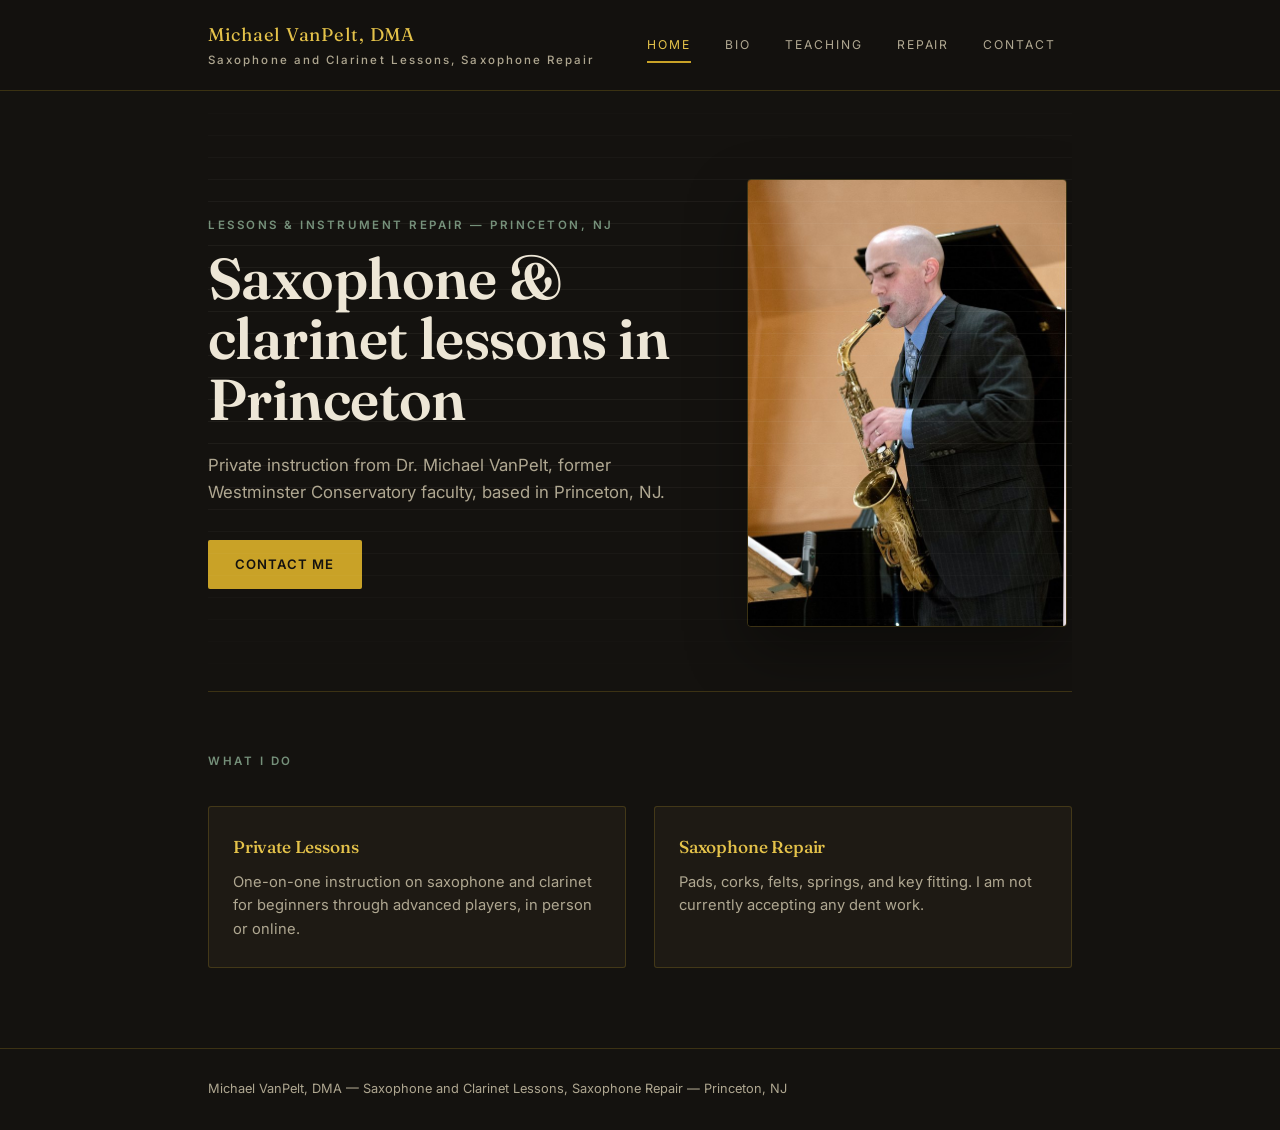
<file: index.html>
<!DOCTYPE html>
<html lang="en"><head><meta http-equiv="Content-Type" content="text/html; charset=UTF-8">

<meta name="viewport" content="width=device-width, initial-scale=1.0">
<title>Saxophone &amp; Clarinet Lessons in Princeton, NJ | Michael VanPelt, DMA — Former Westminster Conservatory Faculty</title>
<meta name="description" content="Private saxophone and clarinet lessons in Princeton, NJ from Michael VanPelt, DMA, former Westminster Conservatory faculty. Beginners through advancing players, plus saxophone repair.">
<meta property="og:title" content="Saxophone &amp; Clarinet Lessons in Princeton, NJ — Michael VanPelt, DMA">
<meta property="og:description" content="Private saxophone and clarinet lessons in Princeton, NJ from Michael VanPelt, DMA, former Westminster Conservatory faculty. Beginners through advancing players, plus saxophone repair.">
<meta property="og:type" content="website">
<meta property="og:url" content="https://michaelvanpelt.com/">
<link rel="canonical" href="https://michaelvanpelt.com/">
<script type="application/ld+json">
{
  "@context": "https://schema.org",
  "@type": "Person",
  "name": "Michael VanPelt",
  "url": "https://michaelvanpelt.com/",
  "honorificSuffix": "DMA",
  "jobTitle": "Saxophone and Clarinet Instructor",
  "description": "Private saxophone and clarinet instructor in Princeton, NJ, and former Westminster Conservatory faculty member.",
  "address": {
    "@type": "PostalAddress",
    "addressLocality": "Princeton",
    "addressRegion": "NJ"
  },
  "areaServed": [
    "Princeton, NJ",
    "Montgomery, NJ",
    "Hopewell, NJ",
    "West Windsor, NJ",
    "South Brunswick, NJ",
    "Plainsboro, NJ"
  ],
  "alumniOf": {
    "@type": "CollegeOrUniversity",
    "name": "University of Cincinnati College-Conservatory of Music"
  },
  "knowsAbout": ["Saxophone", "Clarinet", "Music Instruction", "Saxophone Repair"]
}
</script>
<link rel="preconnect" href="https://fonts.googleapis.com/">
<link rel="preconnect" href="https://fonts.gstatic.com/" crossorigin="">
<link href="https://fonts.googleapis.com/css2?family=Fraunces:wght@500;600&family=Inter:wght@400;500;600&display=swap" rel="stylesheet">
<link rel="stylesheet" href="styles.css">
</head>
<body>

<header>
  <div class="nav-inner">
    <a class="brand" href="index.html" style="text-decoration:none;">Michael VanPelt, DMA<span>Saxophone and Clarinet Lessons, Saxophone Repair</span></a>
    <nav>
      <a class="tab-btn active" href="index.html">Home</a>
      <a class="tab-btn" href="bio.html">Bio</a>
      <a class="tab-btn" href="teaching.html">Teaching</a>
      <a class="tab-btn" href="repair.html">Repair</a>
      <a class="tab-btn" href="contact.html">Contact</a>
    </nav>
  </div>
</header>

<main class="wrap">

<div class="hero">
<div class="staff-lines"></div>
<div class="hero-grid">
<div>
<div style="display:flex; align-items:center; gap:20px; flex-wrap:wrap;">
<span class="eyebrow">Lessons &amp; Instrument Repair — Princeton, NJ</span>
</div>
<h1>Saxophone &amp; clarinet lessons in Princeton</h1>
<p class="lede">Private instruction from Dr. Michael VanPelt, former Westminster Conservatory faculty, based in Princeton, NJ.</p>
<div class="cta-row">
<a class="btn btn-primary" href="contact.html">Contact Me</a>
</div>
</div>
<div class="hero-photo">
<img src="michael-vanpelt-saxophone.jpg" srcset="michael-vanpelt-saxophone.jpg 640w, michael-vanpelt-saxophone@2x.jpg 1280w" sizes="(max-width: 640px) 80vw, 320px" width="640" height="897" loading="eager" fetchpriority="high" alt="Michael VanPelt performing on alto saxophone">
</div>
</div>
</div>
<section class="block">
<span class="eyebrow">What I Do</span>
<div class="grid-2">
<div class="card">
<h3>Private Lessons</h3>
<p>One-on-one instruction on saxophone and clarinet for beginners through advanced players, in person or online.</p>
</div>
<div class="card">
<h3>Saxophone Repair</h3>
<p>Pads, corks, felts, springs, and key fitting. I am not currently accepting any dent work.</p>
</div>
</div>
</section>

</main>

<footer>
  <div class="wrap">
    <p>Michael VanPelt, DMA — Saxophone and Clarinet Lessons, Saxophone Repair — Princeton, NJ</p>
  </div>
</footer>

</body></html>
</file>
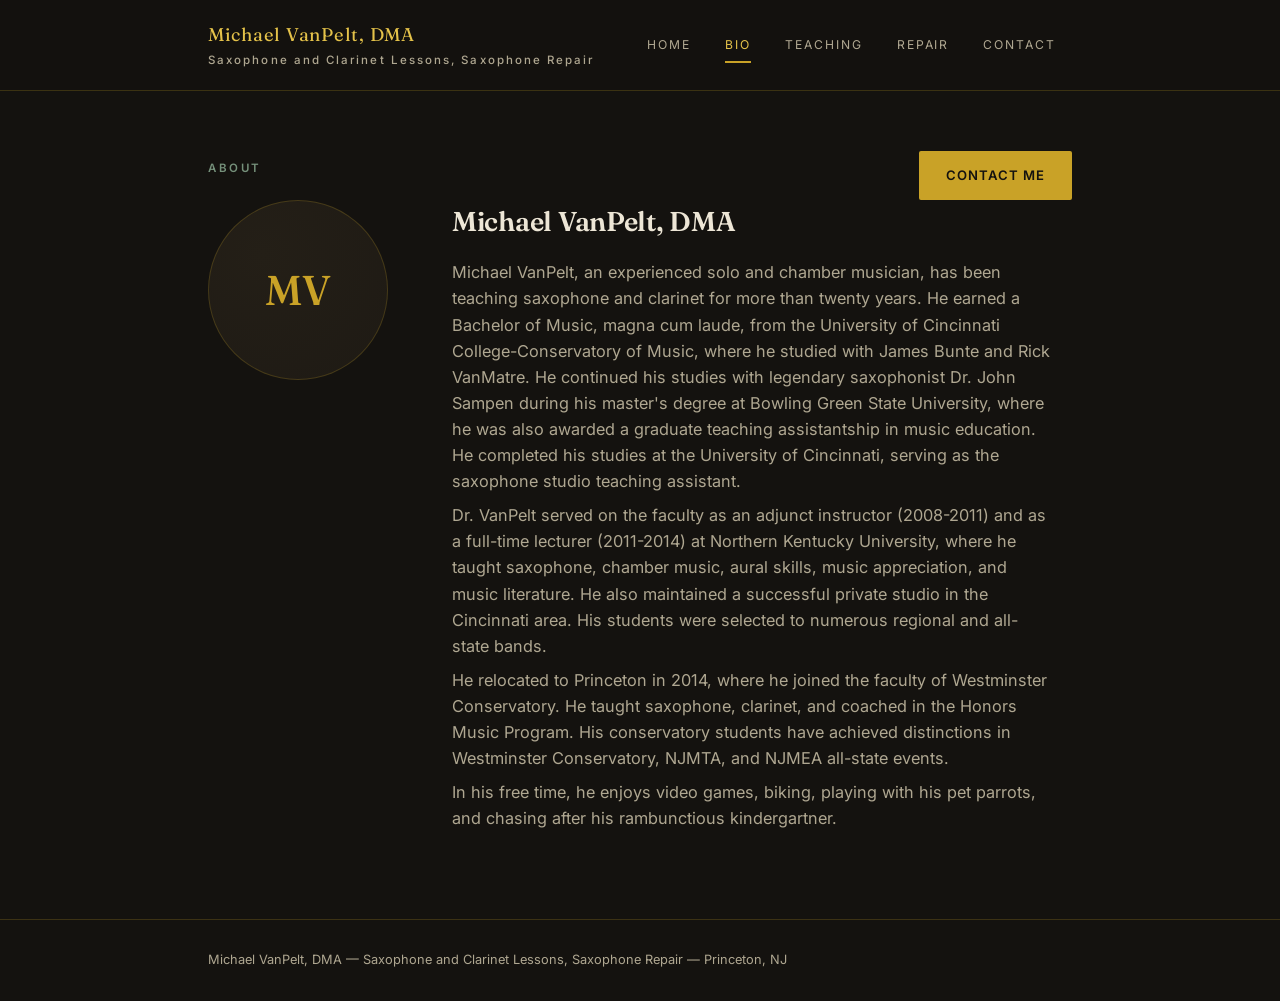
<file: bio.html>
<!DOCTYPE html>
<html lang="en"><head><meta http-equiv="Content-Type" content="text/html; charset=UTF-8">

<meta name="viewport" content="width=device-width, initial-scale=1.0">
<title>About | Michael VanPelt, DMA — Saxophone and Clarinet Lessons, Princeton, NJ</title>
<meta name="description" content="Private saxophone and clarinet lessons in Princeton, NJ from Michael VanPelt, DMA, former Westminster Conservatory faculty. Beginners through advancing players, plus saxophone repair.">
<meta property="og:title" content="About">
<meta property="og:description" content="Private saxophone and clarinet lessons in Princeton, NJ from Michael VanPelt, DMA, former Westminster Conservatory faculty. Beginners through advancing players, plus saxophone repair.">
<meta property="og:type" content="website">
<meta property="og:url" content="https://michaelvanpelt.com/bio.html">
<link rel="canonical" href="https://michaelvanpelt.com/bio.html">
<link rel="preconnect" href="https://fonts.googleapis.com/">
<link rel="preconnect" href="https://fonts.gstatic.com/" crossorigin="">
<link href="https://fonts.googleapis.com/css2?family=Fraunces:wght@500;600&family=Inter:wght@400;500;600&display=swap" rel="stylesheet">
<link rel="stylesheet" href="styles.css">
</head>
<body>

<header>
  <div class="nav-inner">
    <a class="brand" href="index.html" style="text-decoration:none;">Michael VanPelt, DMA<span>Saxophone and Clarinet Lessons, Saxophone Repair</span></a>
    <nav>
      <a class="tab-btn" href="index.html">Home</a>
      <a class="tab-btn active" href="bio.html">Bio</a>
      <a class="tab-btn" href="teaching.html">Teaching</a>
      <a class="tab-btn" href="repair.html">Repair</a>
      <a class="tab-btn" href="contact.html">Contact</a>
    </nav>
  </div>
</header>

<main class="wrap">

<section class="block">
<div style="display:flex; justify-content:space-between; align-items:center; gap:20px; flex-wrap:wrap;">
<span class="eyebrow">About</span>
<a class="btn btn-primary" href="contact.html">Contact Me</a>
</div>
<div class="bio-layout">
<div class="monogram"><span>MV</span></div>
<div>
<h2 style="font-size:1.7rem; margin-bottom:16px;">Michael VanPelt, DMA</h2>
<p class="lead-text">Michael VanPelt, an experienced solo and chamber musician, has been teaching saxophone and clarinet for more than twenty years. He earned a Bachelor of Music, magna cum laude, from the University of Cincinnati College-Conservatory of Music, where he studied with James Bunte and Rick VanMatre. He continued his studies with legendary saxophonist Dr. John Sampen during his master's degree at Bowling Green State University, where he was also awarded a graduate teaching assistantship in music education. He completed his studies at the University of Cincinnati, serving as the saxophone studio teaching assistant.</p>
<p class="lead-text">Dr. VanPelt served on the faculty as an adjunct instructor (2008-2011) and as a full-time lecturer (2011-2014) at Northern Kentucky University, where he taught saxophone, chamber music, aural skills, music appreciation, and music literature. He also maintained a successful private studio in the Cincinnati area. His students were selected to numerous regional and all-state bands.</p>
<p class="lead-text">He relocated to Princeton in 2014, where he joined the faculty of Westminster Conservatory. He taught saxophone, clarinet, and coached in the Honors Music Program. His conservatory students have achieved distinctions in Westminster Conservatory, NJMTA, and NJMEA all-state events.</p>
<p class="lead-text">In his free time, he enjoys video games, biking, playing with his pet parrots, and chasing after his rambunctious kindergartner.</p>
</div>
</div>
</section>

</main>

<footer>
  <div class="wrap">
    <p>Michael VanPelt, DMA — Saxophone and Clarinet Lessons, Saxophone Repair — Princeton, NJ</p>
  </div>
</footer>

</body></html>
</file>
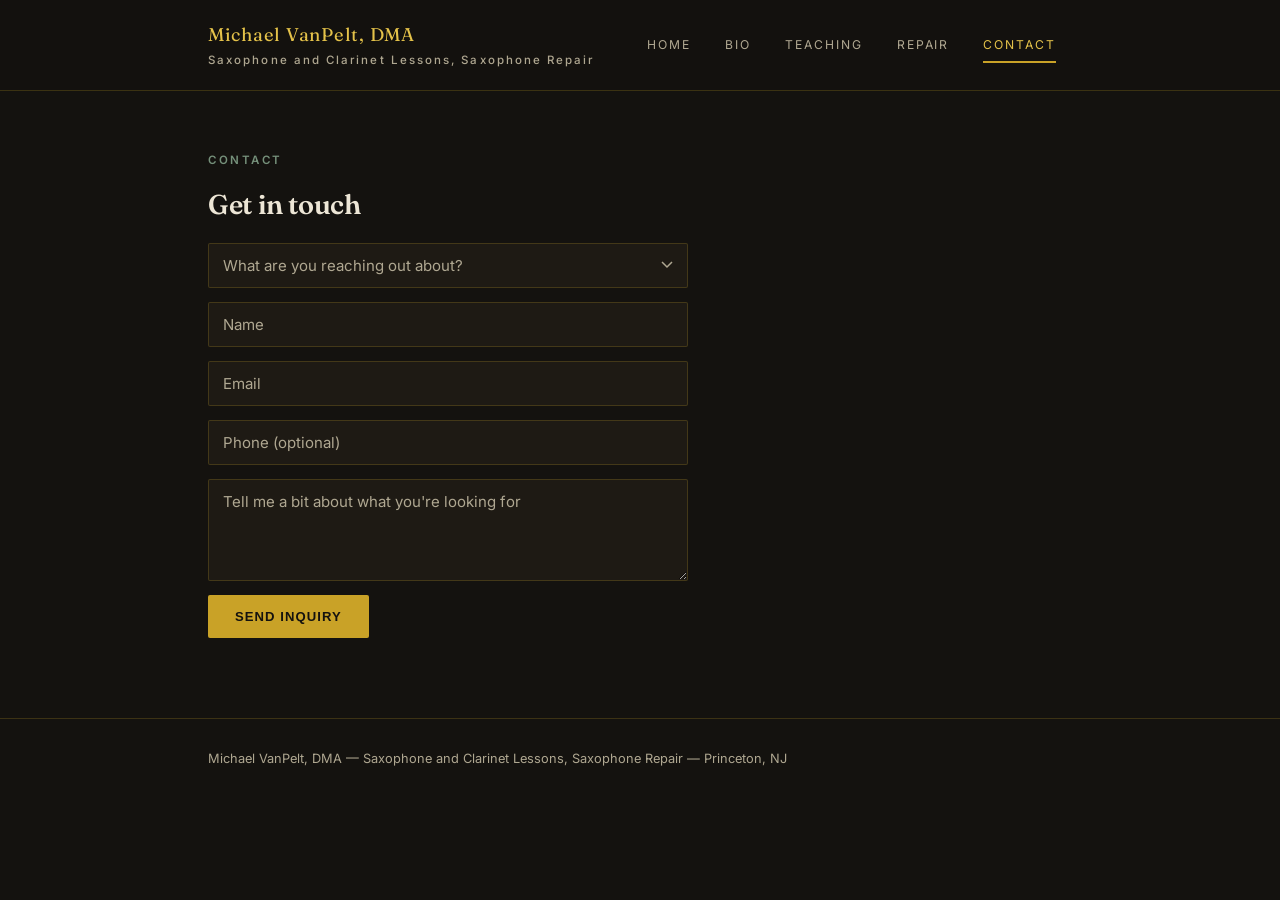
<file: contact.html>
<!DOCTYPE html>
<html lang="en"><head><meta http-equiv="Content-Type" content="text/html; charset=UTF-8">

<meta name="viewport" content="width=device-width, initial-scale=1.0">
<title>Contact | Michael VanPelt, DMA — Princeton, NJ</title>
<meta name="description" content="Private saxophone and clarinet lessons in Princeton, NJ from Michael VanPelt, DMA, former Westminster Conservatory faculty. Beginners through advancing players, plus saxophone repair.">
<meta property="og:title" content="Contact">
<meta property="og:description" content="Private saxophone and clarinet lessons in Princeton, NJ from Michael VanPelt, DMA, former Westminster Conservatory faculty. Beginners through advancing players, plus saxophone repair.">
<meta property="og:type" content="website">
<meta property="og:url" content="https://michaelvanpelt.com/contact.html">
<link rel="canonical" href="https://michaelvanpelt.com/contact.html">
<link rel="preconnect" href="https://fonts.googleapis.com/">
<link rel="preconnect" href="https://fonts.gstatic.com/" crossorigin="">
<link href="https://fonts.googleapis.com/css2?family=Fraunces:wght@500;600&family=Inter:wght@400;500;600&display=swap" rel="stylesheet">
<link rel="stylesheet" href="styles.css">
</head>
<body>

<header>
  <div class="nav-inner">
    <a class="brand" href="index.html" style="text-decoration:none;">Michael VanPelt, DMA<span>Saxophone and Clarinet Lessons, Saxophone Repair</span></a>
    <nav>
      <a class="tab-btn" href="index.html">Home</a>
      <a class="tab-btn" href="bio.html">Bio</a>
      <a class="tab-btn" href="teaching.html">Teaching</a>
      <a class="tab-btn" href="repair.html">Repair</a>
      <a class="tab-btn active" href="contact.html">Contact</a>
    </nav>
  </div>
</header>

<main class="wrap">

<section class="block">
<span class="eyebrow">Contact</span>
<h2 style="font-size:1.7rem; margin-bottom:16px;">Get in touch</h2>
<div style="margin-top:8px; max-width:480px;">
<form action="https://formspree.io/f/mvzekybe" class="contact-form" method="POST">
<input name="_subject" type="hidden" value="New Inquiry — website"/>
<select name="Inquiry Type" required="">
<option disabled="" selected="" value="">What are you reaching out about?</option>
<option value="Lessons">Lessons</option>
<option value="Repair">Instrument repair</option>
</select>
<input name="Name" placeholder="Name" required="" type="text"/>
<input name="email" placeholder="Email" required="" type="email"/>
<input name="Phone" placeholder="Phone (optional)" type="tel"/>
<textarea name="Message" placeholder="Tell me a bit about what you're looking for" required="" rows="4"></textarea>
<button class="btn btn-primary" type="submit">Send Inquiry</button>
<p class="form-status"></p>
</form>
</div>
</section>

</main>

<footer>
  <div class="wrap">
    <p>Michael VanPelt, DMA — Saxophone and Clarinet Lessons, Saxophone Repair — Princeton, NJ</p>
  </div>
</footer>

<script>
  document.querySelectorAll('.contact-form').forEach(form => {
    form.addEventListener('submit', async (e) => {
      e.preventDefault();
      const btn = form.querySelector('button[type="submit"]');
      const status = form.querySelector('.form-status');
      btn.disabled = true;
      btn.textContent = 'Sending…';
      status.classList.remove('error');
      try {
        const res = await fetch(form.action, {
          method: 'POST',
          body: new FormData(form),
          headers: { 'Accept': 'application/json' }
        });
        if (res.ok) {
          form.querySelectorAll('input, textarea').forEach(f => f.style.display = 'none');
          btn.style.display = 'none';
          status.textContent = "Thanks — I'll get back to you soon.";
          status.style.display = 'block';
        } else {
          throw new Error('Submission failed');
        }
      } catch (err) {
        status.textContent = 'Something went wrong — please try again.';
        status.classList.add('error');
        status.style.display = 'block';
        btn.disabled = false;
        btn.textContent = 'Send Inquiry';
      }
    });
  });
</script>

</body></html>
</file>
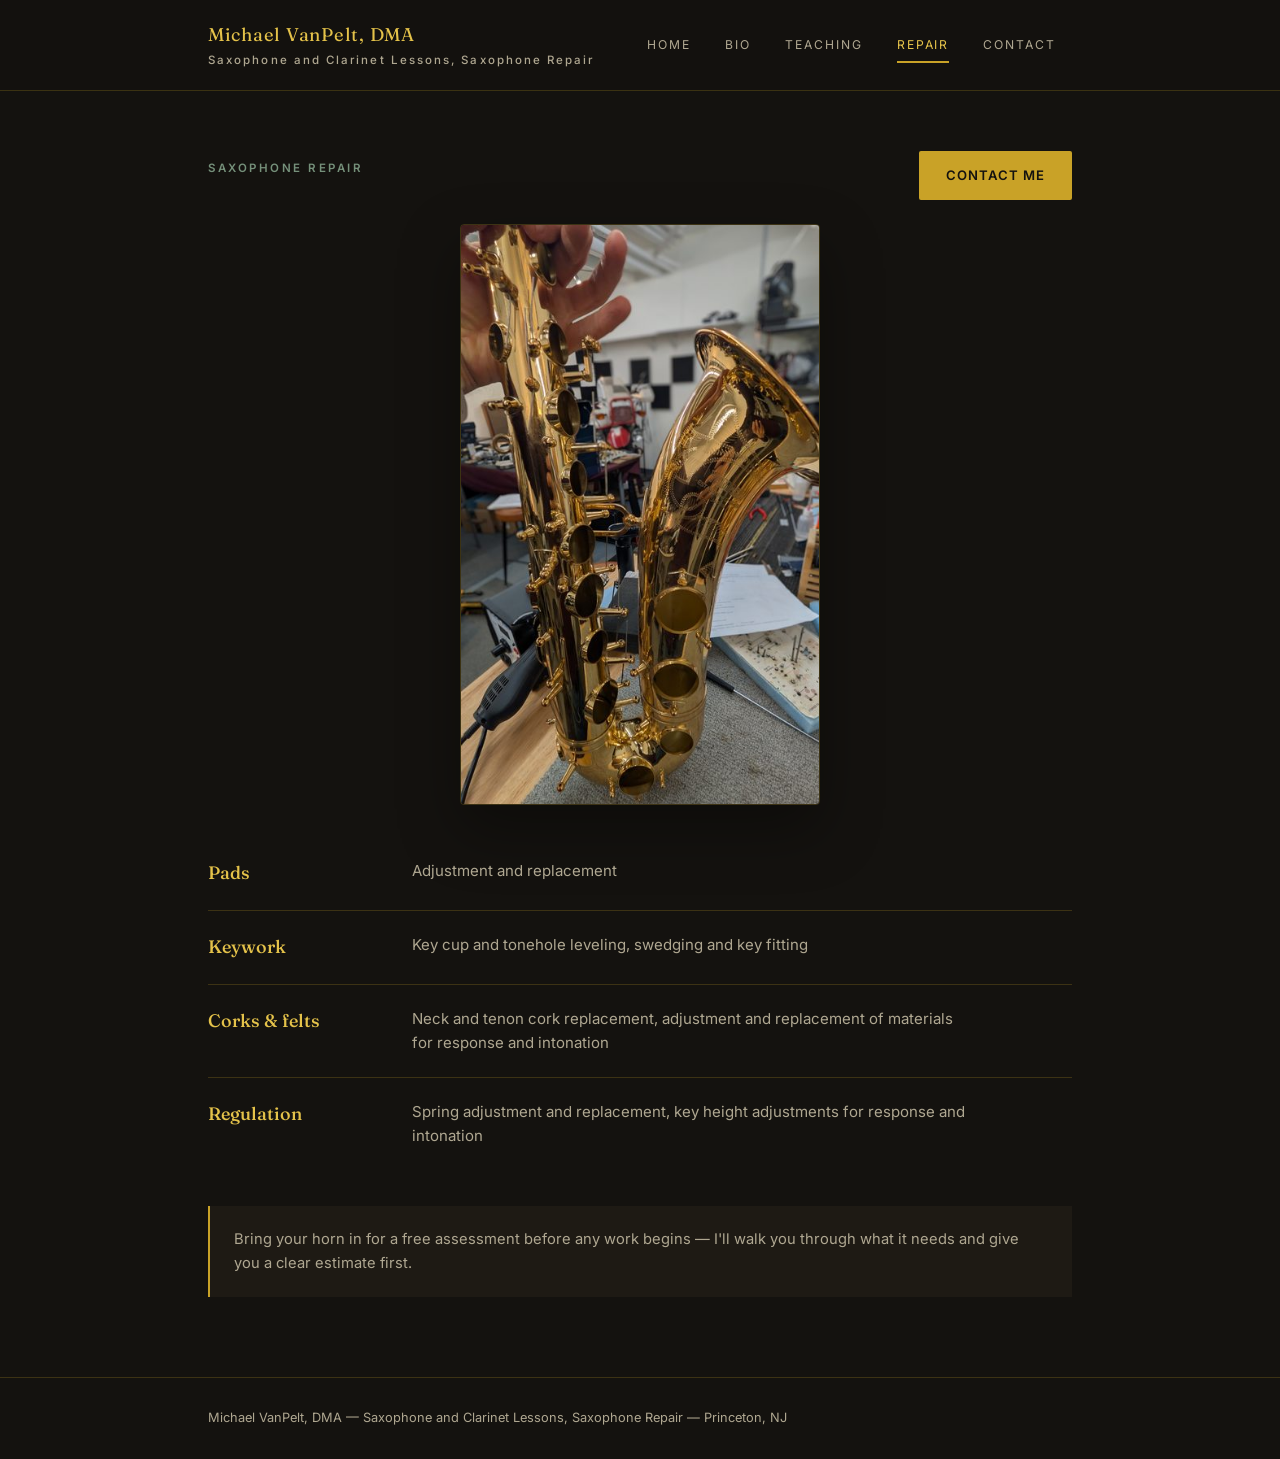
<file: repair.html>
<!DOCTYPE html>
<html lang="en"><head><meta http-equiv="Content-Type" content="text/html; charset=UTF-8">

<meta name="viewport" content="width=device-width, initial-scale=1.0">
<title>Saxophone Repair | Michael VanPelt, DMA — Princeton, NJ</title>
<meta name="description" content="Private saxophone and clarinet lessons in Princeton, NJ from Michael VanPelt, DMA, former Westminster Conservatory faculty. Beginners through advancing players, plus saxophone repair.">
<meta property="og:title" content="Saxophone Repair">
<meta property="og:description" content="Private saxophone and clarinet lessons in Princeton, NJ from Michael VanPelt, DMA, former Westminster Conservatory faculty. Beginners through advancing players, plus saxophone repair.">
<meta property="og:type" content="website">
<meta property="og:url" content="https://michaelvanpelt.com/repair.html">
<link rel="canonical" href="https://michaelvanpelt.com/repair.html">
<link rel="preconnect" href="https://fonts.googleapis.com/">
<link rel="preconnect" href="https://fonts.gstatic.com/" crossorigin="">
<link href="https://fonts.googleapis.com/css2?family=Fraunces:wght@500;600&family=Inter:wght@400;500;600&display=swap" rel="stylesheet">
<link rel="stylesheet" href="styles.css">
</head>
<body>

<header>
  <div class="nav-inner">
    <a class="brand" href="index.html" style="text-decoration:none;">Michael VanPelt, DMA<span>Saxophone and Clarinet Lessons, Saxophone Repair</span></a>
    <nav>
      <a class="tab-btn" href="index.html">Home</a>
      <a class="tab-btn" href="bio.html">Bio</a>
      <a class="tab-btn" href="teaching.html">Teaching</a>
      <a class="tab-btn active" href="repair.html">Repair</a>
      <a class="tab-btn" href="contact.html">Contact</a>
    </nav>
  </div>
</header>

<main class="wrap">

<section class="block">
<div style="display:flex; justify-content:space-between; align-items:center; gap:20px; flex-wrap:wrap;">
<span class="eyebrow">Saxophone Repair</span>
<a class="btn btn-primary" href="contact.html">Contact Me</a>
</div>
<div class="content-photo" style="margin-top:24px;">
<img src="saxophone-repair-work.jpg" srcset="saxophone-repair-work.jpg 440w, saxophone-repair-work@2x.jpg 880w" sizes="(max-width: 640px) 70vw, 360px" width="440" height="712" loading="lazy" alt="Saxophone body and bell being inspected during a repair">
</div>
<div style="margin-top:8px;">
<div class="teach-row">
<div class="teach-label">Pads</div>
<div class="teach-desc">Adjustment and replacement</div>
</div>
<div class="teach-row">
<div class="teach-label">Keywork</div>
<div class="teach-desc">Key cup and tonehole leveling, swedging and key fitting</div>
</div>
<div class="teach-row">
<div class="teach-label">Corks &amp; felts</div>
<div class="teach-desc">Neck and tenon cork replacement, adjustment and replacement of materials for response and intonation</div>
</div>
<div class="teach-row">
<div class="teach-label">Regulation</div>
<div class="teach-desc">Spring adjustment and replacement, key height adjustments for response and intonation</div>
</div>
</div>
<div class="note-box">
        Bring your horn in for a free assessment before any work begins — I'll walk you through what it needs and give you a clear estimate first.
      </div>
</section>

</main>

<footer>
  <div class="wrap">
    <p>Michael VanPelt, DMA — Saxophone and Clarinet Lessons, Saxophone Repair — Princeton, NJ</p>
  </div>
</footer>

</body></html>
</file>
<file: styles.css>
:root{
    --ink: #14120F;
    --panel: #1E1A14;
    --panel-2: #241F17;
    --brass: #C9A227;
    --brass-bright: #E4C24A;
    --pearl: #EDE6D6;
    --pearl-dim: #AFA791;
    --verdigris: #75907A;
    --ebony: #3B2A1E;
    --hair: rgba(201,162,39,0.22);
  }
  *{box-sizing:border-box; margin:0; padding:0;}
  html{scroll-behavior:smooth;}
  body{
    background:var(--ink);
    color:var(--pearl);
    font-family:'Inter', sans-serif;
    -webkit-font-smoothing:antialiased;
    line-height:1.6;
  }
  h1,h2,h3{
    font-family:'Fraunces', serif;
    font-weight:600;
    letter-spacing:-0.01em;
    color:var(--pearl);
  }
  a{color:inherit;}
  .wrap{max-width:920px; margin:0 auto; padding:0 28px;}

  /* ---------- NAV ---------- */
  header{
    position:sticky; top:0; z-index:50;
    background:rgba(20,18,15,0.92);
    backdrop-filter:blur(6px);
    border-bottom:1px solid var(--hair);
  }
  .nav-inner{
    display:flex; align-items:center; justify-content:space-between;
    max-width:920px; margin:0 auto; padding:20px 28px;
  }
  .brand{
    font-family:'Fraunces', serif;
    font-size:1.15rem;
    letter-spacing:0.04em;
    color:var(--brass-bright);
  }
  .brand span{color:var(--pearl-dim); font-family:'Inter',sans-serif; font-size:0.72rem; letter-spacing:0.18em; display:block; margin-top:2px; font-weight:500;}
  nav{display:flex; gap:2px;}
  .tab-btn{
    display:inline-block;
    background:none; border:none; cursor:pointer;
    font-family:'Inter', sans-serif;
    font-size:0.76rem;
    letter-spacing:0.16em;
    text-transform:uppercase;
    text-decoration:none;
    color:var(--pearl-dim);
    padding:10px 16px;
    position:relative;
    transition:color 0.25s ease;
  }
  .tab-btn:hover{color:var(--pearl);}
  .tab-btn.active{color:var(--brass-bright);}
  .tab-btn.active::after{
    content:"";
    position:absolute; left:16px; right:16px; bottom:2px;
    height:1.5px; background:var(--brass);
  }
  @media (max-width:640px){
    .nav-inner{flex-direction:column; align-items:flex-start; gap:14px;}
    nav{flex-wrap:wrap;}
    .tab-btn{padding:8px 12px;}
  }

  /* ---------- PAGE LOAD ---------- */
  main{animation:fade 0.5s ease;}
  @keyframes fade{from{opacity:0; transform:translateY(6px);} to{opacity:1; transform:translateY(0);}}

  .eyebrow{
    font-size:0.72rem; letter-spacing:0.22em; text-transform:uppercase;
    color:var(--verdigris); font-weight:600; margin-bottom:14px; display:block;
  }

  /* ---------- HERO ---------- */
  .hero{
    padding:88px 0 64px;
    position:relative;
    overflow:hidden;
    border-bottom:1px solid var(--hair);
  }
  .hero-grid{
    display:grid; grid-template-columns:1.2fr 0.8fr; gap:40px; align-items:center;
  }
  .hero h1{font-size:clamp(2.4rem, 5vw, 3.6rem); line-height:1.05; font-weight:600;}
  .hero h1 em{font-style:italic; color:var(--brass-bright); font-weight:500;}
  .hero p.lede{
    margin-top:22px; font-size:1.05rem; color:var(--pearl-dim); max-width:46ch;
  }
  .cta-row{display:flex; gap:14px; margin-top:34px; flex-wrap:wrap;}
  .btn{
    display:inline-block; padding:13px 26px; font-size:0.82rem;
    letter-spacing:0.08em; text-transform:uppercase; text-decoration:none;
    border-radius:2px; transition:all 0.25s ease; cursor:pointer; border:1px solid transparent;
    font-weight:600;
  }
  .btn-primary{background:var(--brass); color:var(--ink);}
  .btn-primary:hover{background:var(--brass-bright);}
  .btn-ghost{border-color:var(--hair); color:var(--pearl);}
  .btn-ghost:hover{border-color:var(--brass); color:var(--brass-bright);}

  .content-photo{
    max-width:360px; margin:8px auto 32px;
    border-radius:4px; overflow:hidden; border:1px solid var(--hair);
    box-shadow:0 24px 60px rgba(0,0,0,0.35);
  }
  .content-photo img{width:100%; height:auto; display:block;}

  .hero-photo{
    width:100%; max-width:320px; justify-self:center;
    border-radius:4px; overflow:hidden; border:1px solid var(--hair);
    box-shadow:0 24px 60px rgba(0,0,0,0.35);
  }
  .hero-photo img{width:100%; height:auto; display:block;}

  /* ---------- SECTIONS ---------- */
  section.block{padding:60px 0;}
  .divider{
    border:none; height:1px; background:var(--hair); margin:0;
  }
  .lead-text{font-size:1.02rem; color:var(--pearl-dim); max-width:60ch; margin-bottom:8px;}

  .bio-layout{display:grid; grid-template-columns:200px 1fr; gap:44px; align-items:start;}
  .monogram{
    width:180px; height:180px; border-radius:50%;
    border:1px solid var(--hair);
    display:flex; align-items:center; justify-content:center;
    background:radial-gradient(circle at 30% 30%, var(--panel-2), var(--panel));
  }
  .monogram span{font-family:'Fraunces', serif; font-size:2.6rem; color:var(--brass); font-weight:500;}
  @media (max-width:640px){ .bio-layout{grid-template-columns:1fr;} .monogram{width:120px; height:120px;} .monogram span{font-size:1.8rem;} }

  .cred-list{list-style:none; margin-top:22px; display:flex; flex-direction:column; gap:10px;}
  .cred-list li{padding-left:20px; position:relative; color:var(--pearl-dim); font-size:0.94rem;}
  .cred-list li::before{content:"—"; position:absolute; left:0; color:var(--brass);}

  .grid-2{display:grid; grid-template-columns:1fr 1fr; gap:28px; margin-top:36px;}
  @media (max-width:640px){.grid-2{grid-template-columns:1fr;}}
  .card{
    background:var(--panel); border:1px solid var(--hair); border-radius:3px;
    padding:26px 24px;
  }
  .card h3{font-size:1.08rem; margin-bottom:10px; color:var(--brass-bright); font-weight:500;}
  .card p{color:var(--pearl-dim); font-size:0.92rem;}
  .card ul{margin-top:12px; padding-left:18px; color:var(--pearl-dim); font-size:0.92rem;}
  .card ul li{margin-bottom:6px;}

  .service-row{
    display:grid; grid-template-columns:auto 1fr; gap:20px; align-items:center;
    padding:20px 0; border-bottom:1px solid var(--hair);
  }
  .service-row:last-child{border-bottom:none;}
  .service-num{font-family:'Fraunces', serif; color:var(--ebony); font-size:1.6rem; -webkit-text-stroke:1px var(--brass); color:transparent;}
  .service-name{font-size:1rem; color:var(--pearl); font-weight:500;}
  .service-name span{display:block; color:var(--pearl-dim); font-weight:400; font-size:0.86rem; margin-top:3px;}
  .service-time{font-size:0.78rem; letter-spacing:0.08em; text-transform:uppercase; color:var(--verdigris); white-space:nowrap;}
  @media (max-width:640px){
    .service-row{grid-template-columns:1fr; gap:6px;}
  }

  .teach-row{
    display:grid; grid-template-columns:180px 1fr; gap:24px; align-items:start;
    padding:22px 0; border-bottom:1px solid var(--hair);
  }
  .teach-row:last-child{border-bottom:none;}
  .teach-label{font-family:'Fraunces', serif; color:var(--brass-bright); font-size:1.125rem; font-weight:500;}
  .teach-desc{color:var(--pearl-dim); font-size:0.94rem; line-height:1.6; max-width:560px;}
  @media (max-width:640px){
    .teach-row{grid-template-columns:1fr; gap:8px;}
  }

  .note-box{
    margin-top:36px; padding:22px 24px; border-left:2px solid var(--brass);
    background:var(--panel); font-size:0.92rem; color:var(--pearl-dim);
  }

  .contact-form{
    max-width:480px; display:flex; flex-direction:column; gap:14px;
  }
  .contact-form input,
  .contact-form select,
  .contact-form textarea{
    width:100%; background:var(--panel); border:1px solid var(--hair);
    color:var(--pearl); font-family:'Inter', sans-serif; font-size:0.94rem;
    padding:12px 14px; border-radius:2px; resize:vertical;
  }
  .contact-form select{appearance:none; -webkit-appearance:none;
    background-image:url("data:image/svg+xml,%3Csvg xmlns='http://www.w3.org/2000/svg' width='12' height='8'%3E%3Cpath d='M1 1l5 5 5-5' stroke='%23AFA791' stroke-width='1.5' fill='none' fill-rule='evenodd'/%3E%3C/svg%3E");
    background-repeat:no-repeat; background-position:right 14px center;
  }
  .contact-form select:invalid{color:var(--pearl-dim);}
  .contact-form option{background:var(--panel); color:var(--pearl);}
  .contact-form input::placeholder,
  .contact-form textarea::placeholder{color:var(--pearl-dim);}
  .contact-form input:focus,
  .contact-form select:focus,
  .contact-form textarea:focus{outline:none; border-color:var(--brass);}
  .contact-form button{align-self:flex-start;}
  .form-status{
    font-size:0.88rem; color:var(--verdigris); display:none; margin-top:4px;
  }
  .form-status.error{color:#c96b6b;}

  footer{
    border-top:1px solid var(--hair); padding:30px 0; margin-top:20px;
  }
  footer .wrap{display:flex; justify-content:space-between; flex-wrap:wrap; gap:12px;}
  footer p{font-size:0.8rem; color:var(--pearl-dim);}

  .staff-lines{
    position:absolute; inset:0; pointer-events:none; opacity:0.05;
    background-image:repeating-linear-gradient(var(--pearl) 0 1px, transparent 1px 22px);
    mask-image:linear-gradient(to bottom, transparent, black 20%, black 60%, transparent);
  }
</file>
